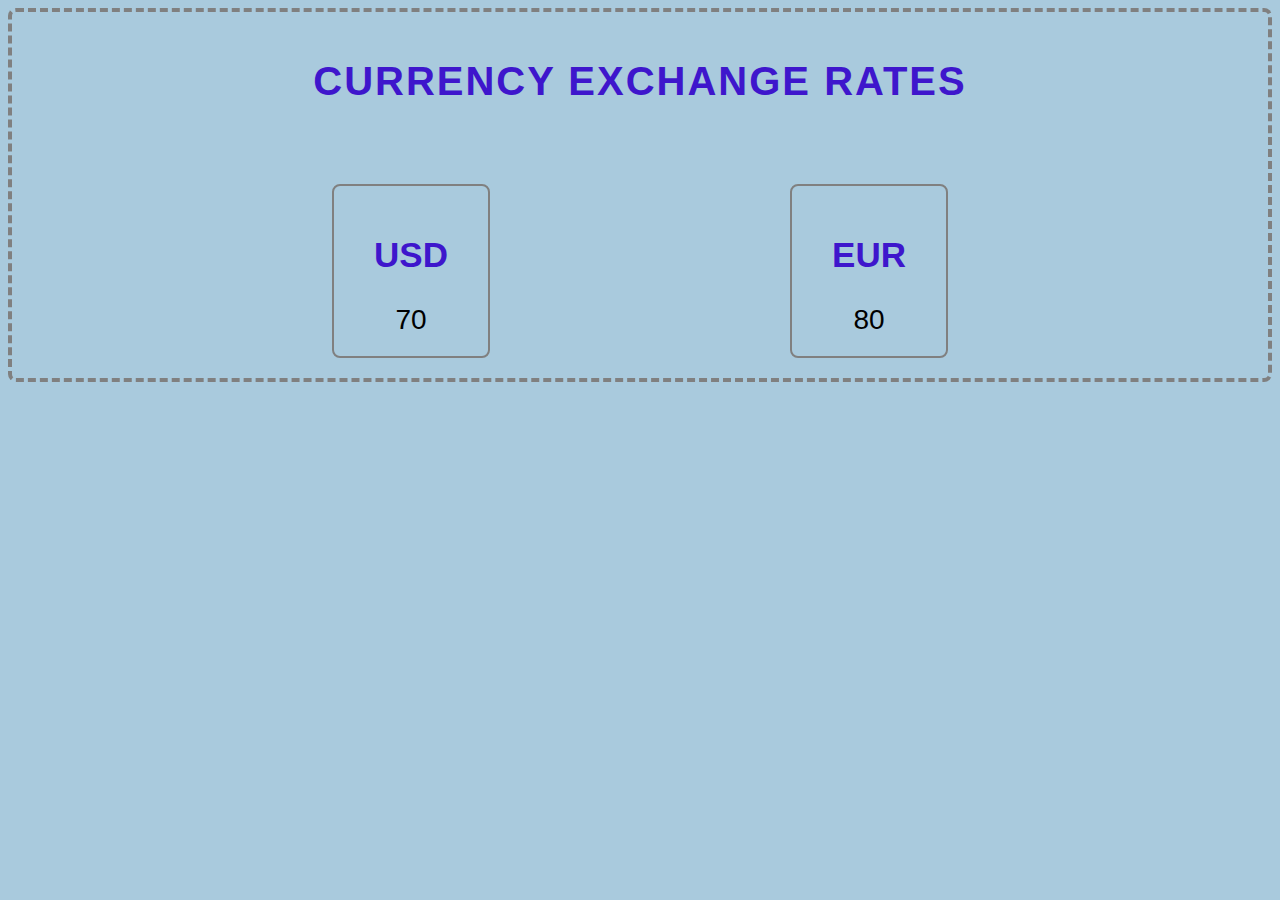
<file: Currency Exchange Rate/index.html>
<!DOCTYPE html>
<html lang="en">
<head>
    <meta charset="UTF-8">
    <meta http-equiv="X-UA-Compatible" content="IE=edge">
    <meta name="viewport" content="width=device-width, initial-scale=1.0">
    <title>Currency Exchange Rates</title>
    <link rel="stylesheet" href="style.css">
</head>
<body>
    <div class="wrapper">
        <h1>Currency Exchange Rates</h1>
        <div class="cards">
            <div class="card">
                <h2>USD</h2>
                <p id="usd">70</p>
            </div>
            <div class="card">
                <h2>EUR</h2>
                <p id="eur">80</p>
            </div>
        </div>
    </div>
    
    <script src="script.js"></script>
</body>
</html>
</file>
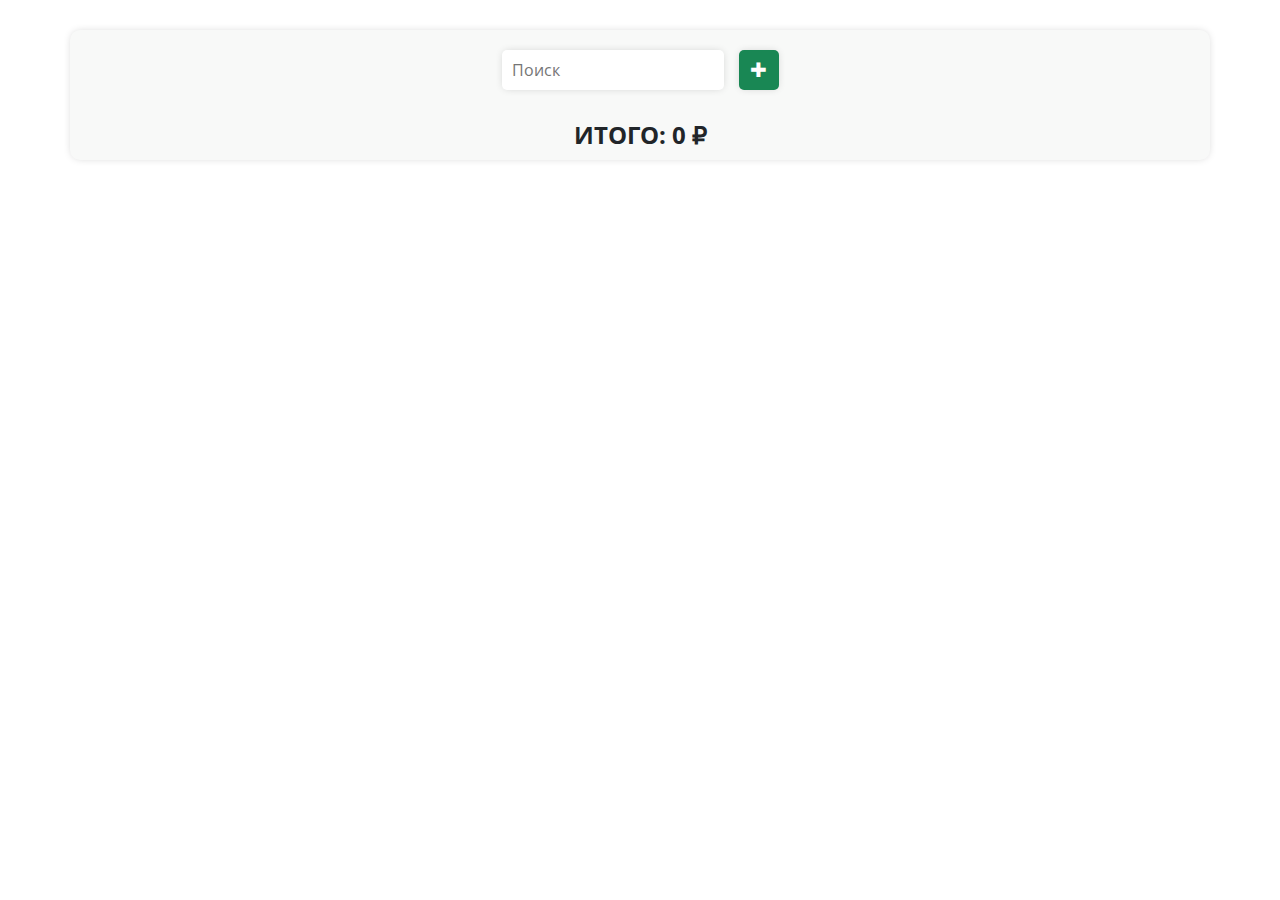
<file: internet store/index.html>
<!DOCTYPE html>
<html lang="en">
<head>
    <meta charset="UTF-8">
    <meta http-equiv="X-UA-Compatible" content="IE=edge">
    <meta name="viewport" content="width=device-width, initial-scale=1.0">
    <title>Store</title>
    <link rel="stylesheet" href="css/bootstrap.min.css">
    <link rel="stylesheet" href="css/style.css">
    <link rel="preconnect" href="https://fonts.googleapis.com">
    <link rel="preconnect" href="https://fonts.gstatic.com" crossorigin>
    <link href="https://fonts.googleapis.com/css2?family=Open+Sans:wght@400;700&display=swap" rel="stylesheet">
</head>
<body>
    <div class="container">
        <div class="row">
            <div class="col-xs-12 col-xxl-5">
                <div class="goods_box" id="goods">
                    <div class="menu">
                        <input type="text" placeholder="Поиск" class="search">
                        <button class="add btn-success" data-bs-toggle="modal" data-bs-target="#exampleModal">&#10010;</button>
                    </div>
                    <div class="table-responsive">
                        <table class="goods table mt-3" id="table1">
                            <thead>
                                <tr class="table-primary align-middle">
                                    <th data-type="number">№</th>
                                    <th data-type="string">Название</th>
                                    <th data-type="number">Цена, &#8381;</th>
                                    <th data-type="number">Количество</th>
                                    <th></th>
                                    <th></th>
                                </tr>
                            </thead>
                            <tbody class="list">
                                <!-- Строки с товарами -->
                            </tbody>
                        </table>
                    </div>
                </div>
            </div>
            <div class="col-xs-12 col-xxl-7">
                <div class="price_box">
                    <div class="menu">
                        <div class="price_title">Итого: <span class="price_result">0 &#8381;</span></div>
                    </div>
                    <div class="table-responsive">
                        <table class="price table mt-3" id="table2">
                            <thead>
                                <tr class="table-primary align-middle">
                                    <th data-type="number">№</th>
                                    <th data-type="string">Название</th>
                                    <th data-type="number">Цена/ш, &#8381;</th>
                                    <th data-type="number">Количество</th>
                                    <th>Скидка, %</th>
                                    <th data-type="number">Цена, &#8381;</th>
                                    <th></th>
                                </tr>
                            </thead>
                            <tbody class="cart">
                                <!-- Строки с товарами в корзине -->
                            </tbody>
                        </table>
                    </div>
                </div>
            </div>
        </div>
    </div>
    <!-- Модальное окно добавление товара -->
<div class="modal fade" id="exampleModal" tabindex="-1" aria-labelledby="exampleModalLabel" aria-hidden="true">
    <div class="modal-dialog">
        <div class="modal-content">
            <div class="modal-header">
                <h5 class="modal-title" id="exampleModalLabel">Добавить товар</h5>
                <button type="button" class="btn-close" data-bs-dismiss="modal" aria-label="Close"></button>
            </div>
            <div class="modal-body">
                <label for="good_name" class="form-label">Название товара</label>
                <input type="text" class="form-control mb-3" id="good_name" maxlength="40">
                <label for="good_price" class="form-label">Цена</label>
                <input type="text" class="form-control mb-3" id="good_price">
                <label for="good_count" class="form-label">Количество</label>
                <input type="text" class="form-control mb-3" id="good_count" min="1" value="1">
                <button type="submit" class="add_new btn btn-success">Сохранить</button>
            </div>
        </div>
    </div>
</div>

    <script src="js/bootstrap.bundle.min.js"></script>
    <script src="js/sweetalert2.all.min.js"></script>
    <script src="js/list.min.js"></script>
    <script src="js/main.js"></script>
</body>
</html>
</file>
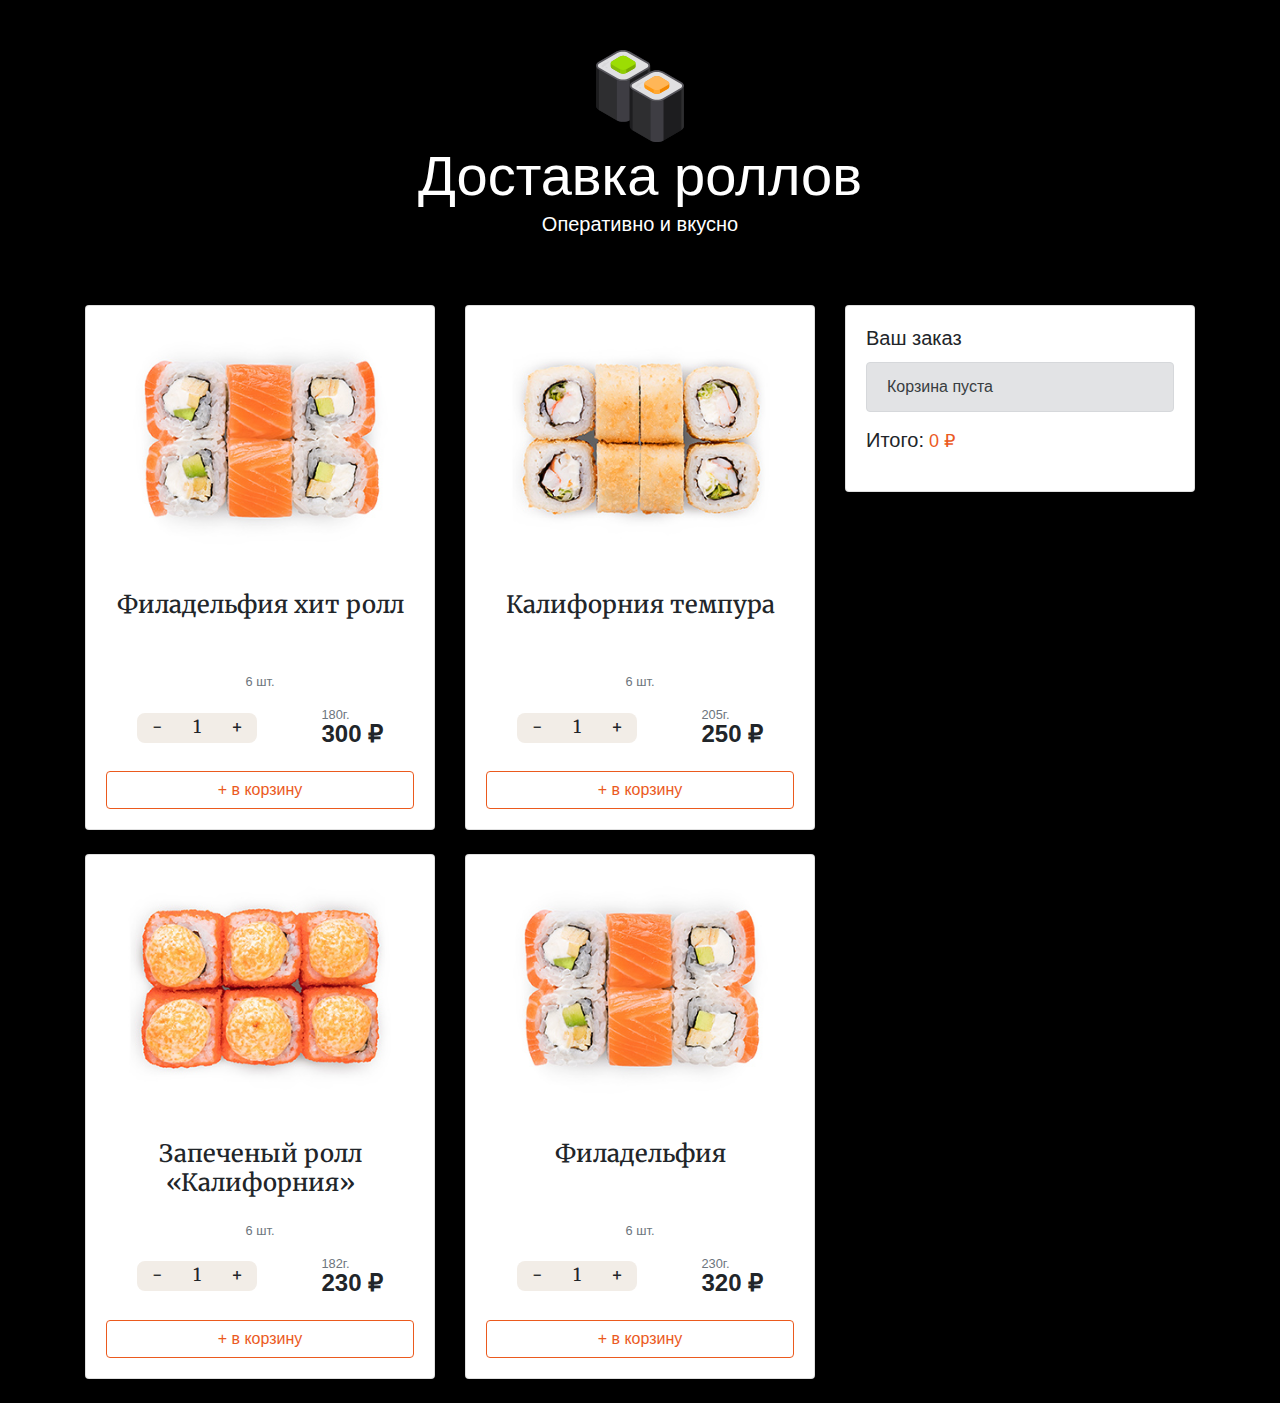
<file: sushi-shop/index.html>
<!DOCTYPE html>
<html lang="en">

<head>
	<meta charset="UTF-8">
	<meta name="viewport" content="width=device-width, initial-scale=1.0, shrink-to-fit=no">
	<title>Магазин роллов</title>
	<link rel="stylesheet" href="libs/bootstrap/css/bootstrap.min.css">
	<link rel="stylesheet" href="css/main.css">
	<link href="https://fonts.googleapis.com/css?family=Merriweather:300,400,400i,700&amp;subset=cyrillic-ext" rel="stylesheet">
</head>

<body>

	<header class="header">
		<div class="container text-center">
			<img class="logo" src="img/logo/logo.svg" width="92" alt="Суши и пицца">
			<div class="site-title">Доставка роллов</div>
			<p class="lead">Оперативно и вкусно</p>
		</div>
	</header>

	<div class="container mb-5">
		<div class="row">

			<!-- Товары -->
			<div class="col-md-8">
				<div class="row" id="products-container">

				</div>
			</div>

			<!-- Корзина -->
			<div class="col-md-4">

				<!-- Корзина -->
				<div class="card mb-4">
					<div class="card-body">
						<h5 class="card-title">Ваш заказ</h4>

							<div data-cart-empty class="alert alert-secondary" role="alert">
							Корзина пуста
						</div>

						<!-- cart-wrapper -->
						<div class="cart-wrapper">

						</div>
						<!-- // cart-wrapper -->

						<!-- Стоимость заказа -->
						<div class="cart-total">
							<p data-cart-delivery class="none">
								<span class="h5">Доставка:</span>
								<span class="delivery-cost">250 ₽</span><br>
								<span class="small">Бесплатно при заказе от 600 ₽</span>
							</p>
							<p><span class="h5">Итого:</span>
								<span class="total-price">0</span>
								<span class="rouble">₽</span></p>
						</div>
						<!-- // Стоимость заказа -->

					</div>

					<!-- Оформить заказ -->
					<div id="order-form" class="card-body border-top none">
						<h5 class="card-title">Оформить заказ</h4>
						<form>
							<div class="form-group">
								<input type="text" class="form-control" placeholder="Ваш номер телефона">
							</div>
							<button type="submit" class="btn btn-primary">Заказать</button>
						</form>
					</div>
					<!-- // Оформить заказ -->

				</div>
				<!-- // Корзина -->

			</div>

		</div>
	</div>

	<!-- Подключаем скрипты -->

	<script src="./js/renderProducts.js"></script>
	<script src="./js/calcCartPrice.js"></script>
	<script src="./js/toggleCartStatus.js"></script>
	<script src="./js/counter-02.js"></script>
	<script src="./js/cart-02.js"></script>

</body>
</html>
</file>
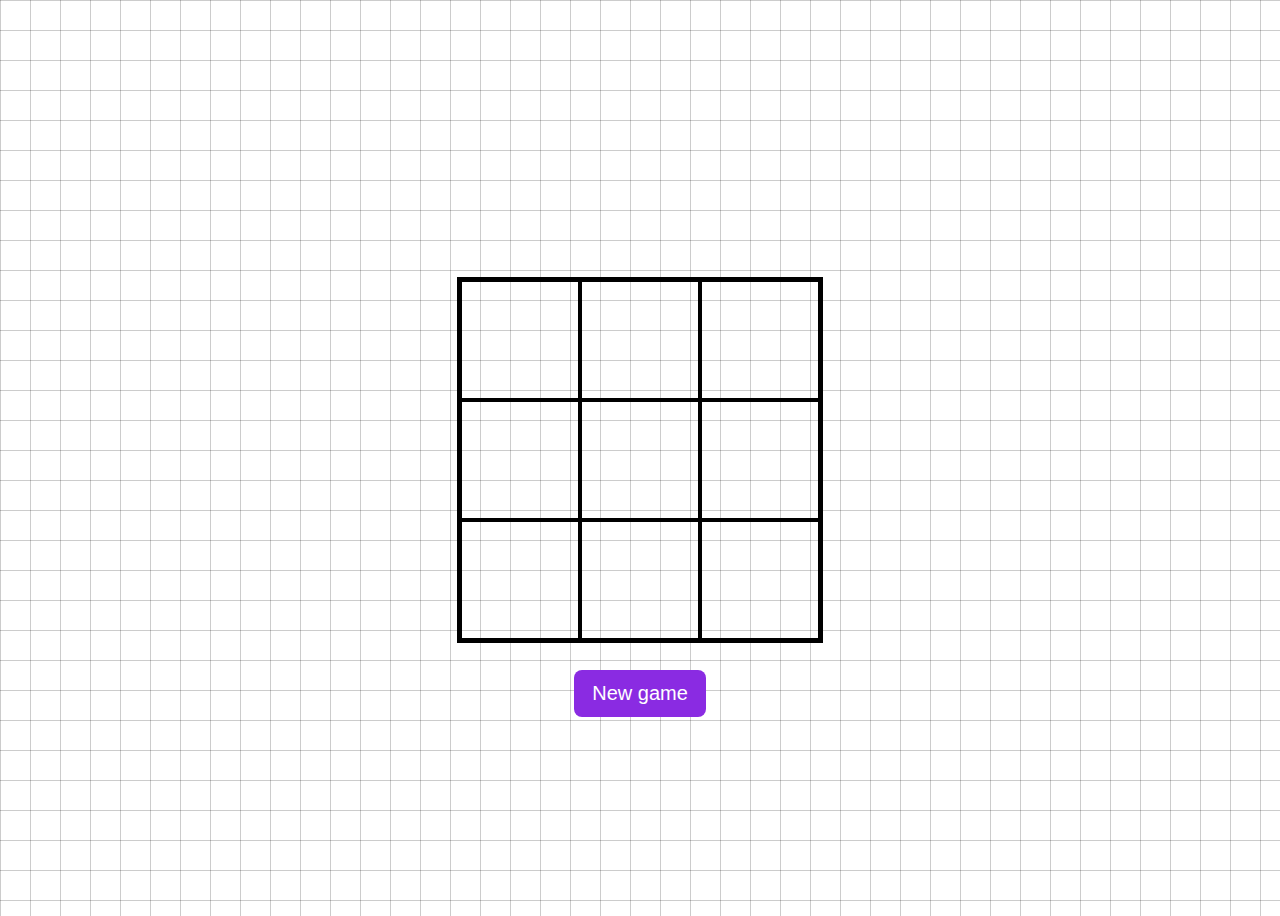
<file: Tic-tac-toe/index.html>
<!DOCTYPE html>
<html lang="en">
<head>
    <meta charset="UTF-8">
    <meta http-equiv="X-UA-Compatible" content="IE=edge">
    <meta name="viewport" content="width=device-width, initial-scale=1.0">
    <title>Tic-tac-toe</title>
    <link rel="stylesheet" href="style.css">
    <link rel="preconnect" href="https://fonts.googleapis.com">
    <link rel="preconnect" href="https://fonts.gstatic.com" crossorigin>
    <link href="https://fonts.googleapis.com/css2?family=Open+Sans&display=swap" rel="stylesheet">
    <link rel="shortcut icon" href="#">
</head>
<body>
    <div class="res"></div>
    <div class="game">
        <div class="field"></div>
        <div class="field"></div>
        <div class="field"></div>
        <div class="field"></div>
        <div class="field"></div>
        <div class="field"></div>
        <div class="field"></div>
        <div class="field"></div>
        <div class="field"></div>
    </div>
    <button class="new-game">New game</button>
    <script src="script.js"></script>
</body>
</html>
</file>
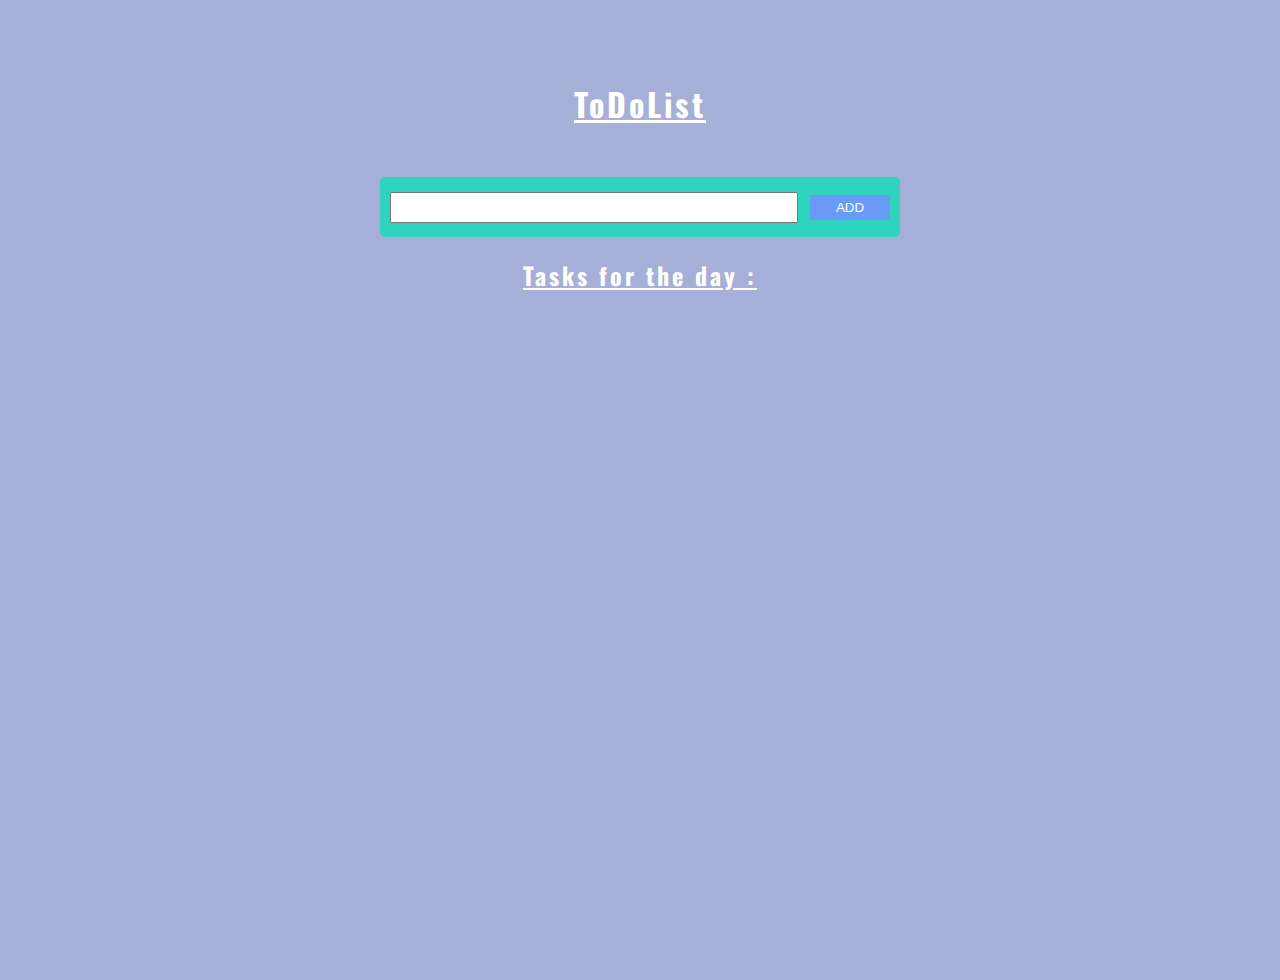
<file: todoList_JS/index.html>
<!DOCTYPE html>
<html lang="en">
<head>
    <meta charset="UTF-8">
    <meta name="viewport" content="width=device-width, initial-scale=1.0">
    <title>Document</title>
    <link href="https://fonts.googleapis.com/css2?family=Oswald&display=swap" rel="stylesheet">
    <link rel="stylesheet" href="style.css">
</head>
<body>
    <h1>ToDoList</h1>
    <div class="flex-wrapper">
        <div class="add-todo-wrapper">
            <div class="input-wrapper">
                <input type="text" id="description-task">
            </div>
            <div class="button-wrapper">
                <button id="add-task-btn">ADD</button>
            </div>
        </div>
        <h2>Tasks for the day :</h2>
        <div class="todos-wrapper">
            
        </div>
    </div>
    <script src="main.js"></script>
</body>
</html>
</file>
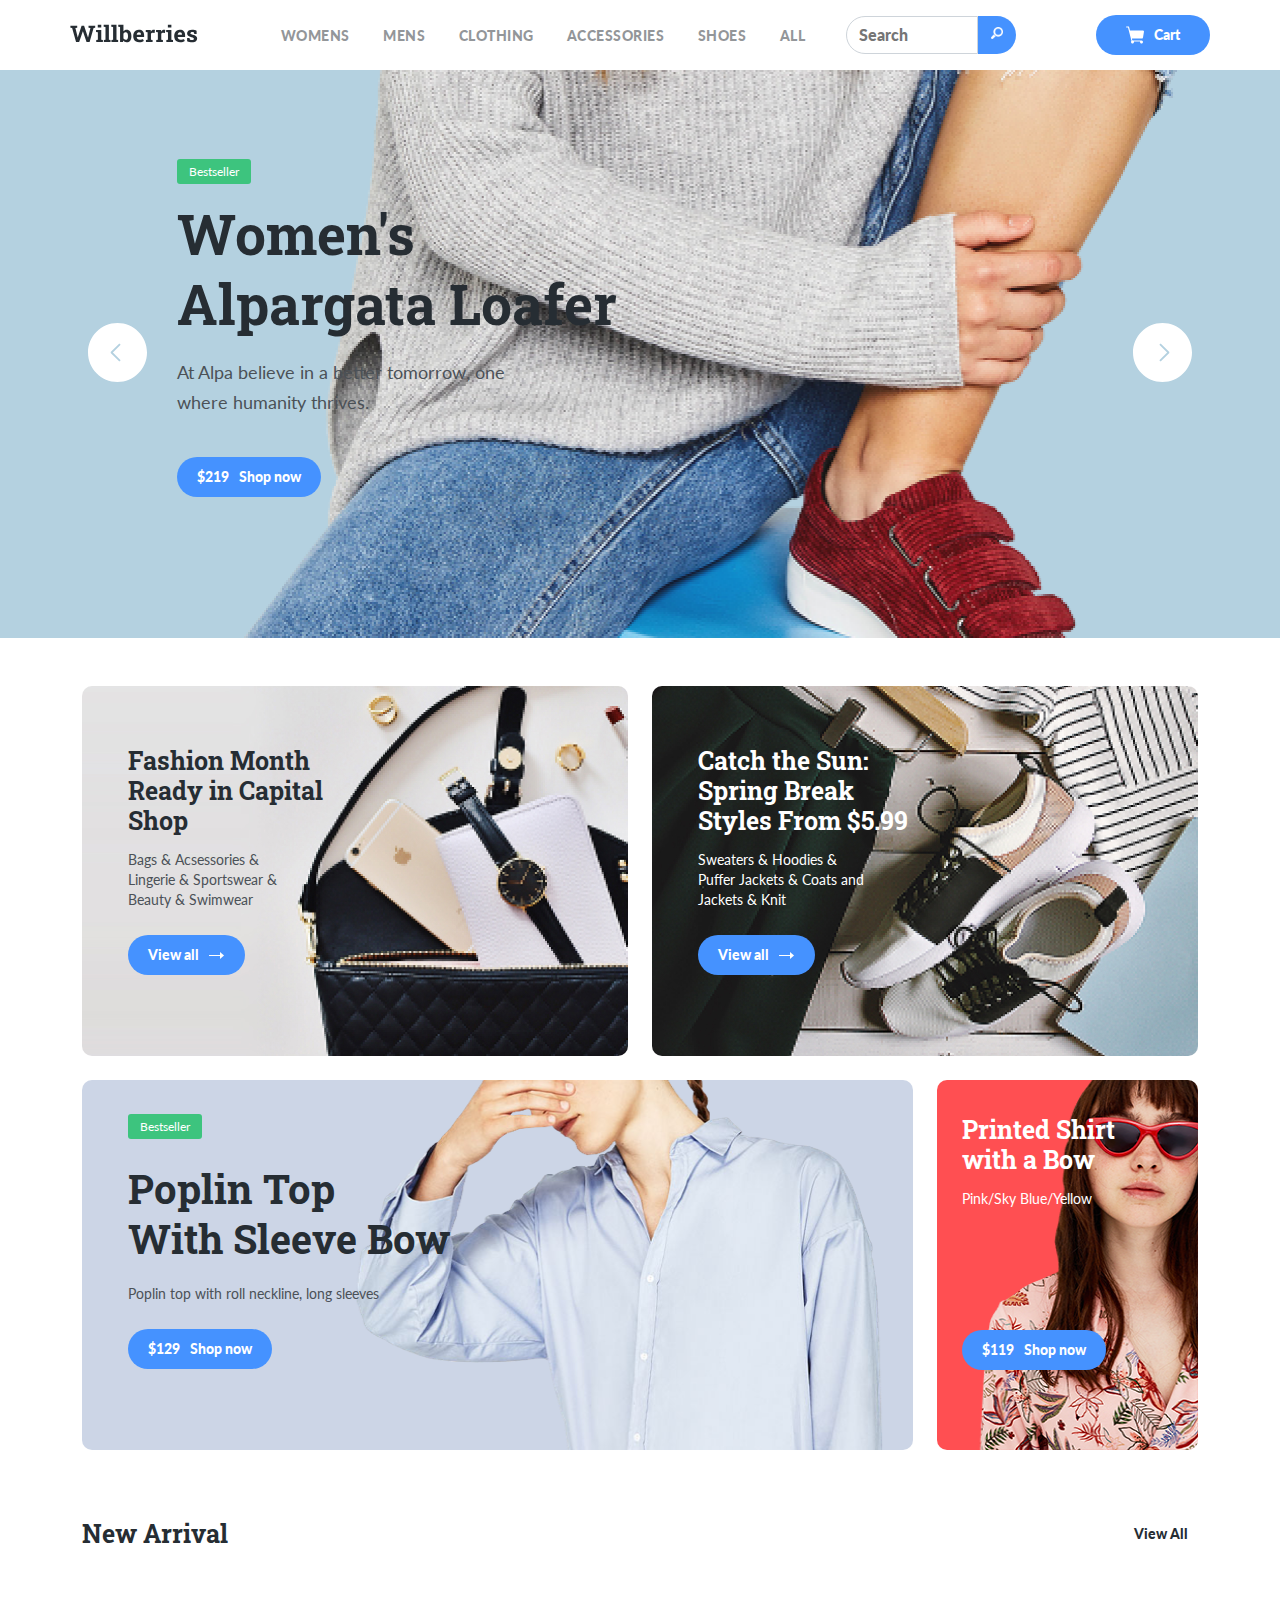
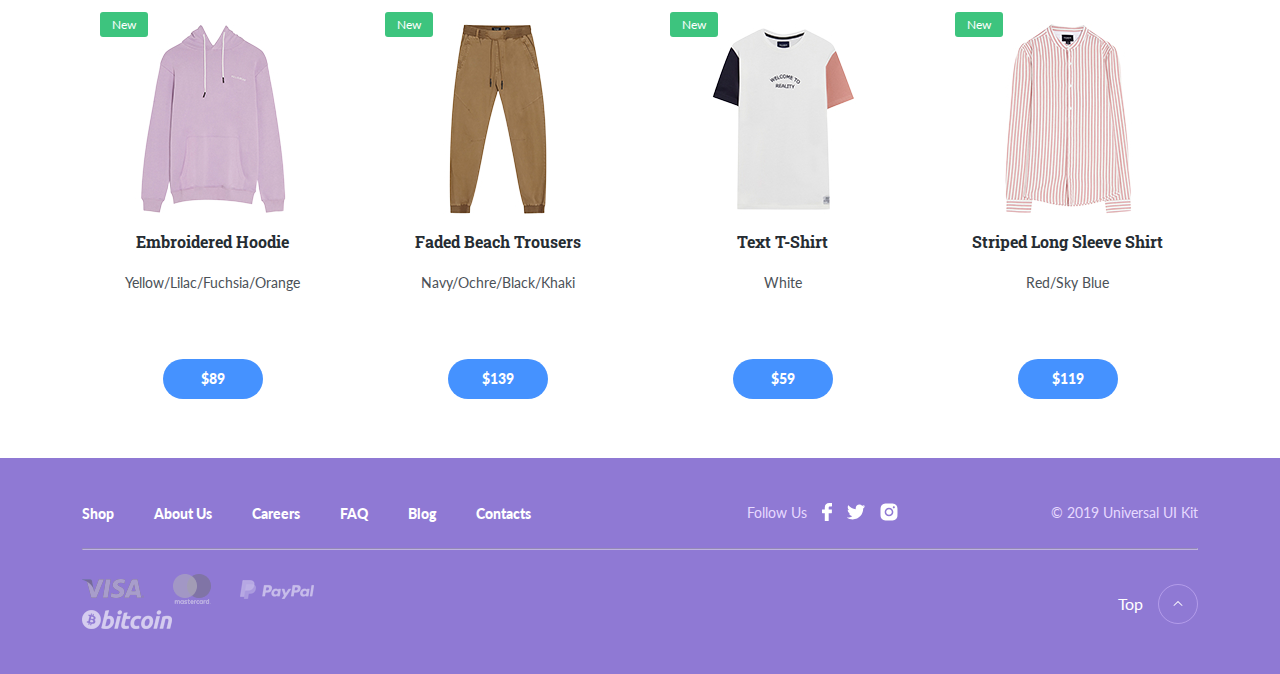
<file: Wildberris/index.html>
<!DOCTYPE html>
<html lang="en">

<head>
	<meta charset="UTF-8">
	<meta name="viewport" content="width=device-width, initial-scale=1.0">
	<title>Willberries</title>
	<link rel="preconnect" href="https://fonts.gstatic.com">
	<link rel="apple-touch-icon" sizes="180x180" href="favicon/apple-touch-icon.png">
	<link rel="icon" type="image/png" sizes="32x32" href="favicon/favicon-32x32.png">
	<link rel="icon" type="image/png" sizes="16x16" href="favicon/favicon-16x16.png">
	<link rel="mask-icon" href="favicon/safari-pinned-tab.svg" color="#5bbad5">
	<meta name="msapplication-TileColor" content="#da532c">
	<meta name="theme-color" content="#ffffff">
	<link href="https://fonts.googleapis.com/css2?family=Lato:wght@400;900&display=swap" rel="stylesheet">
	<link href="https://fonts.googleapis.com/css2?family=Roboto+Slab:wght@700&display=swap" rel="stylesheet">
	<link rel="stylesheet" href="css/bootstrap-grid.min.css">
	<link rel="stylesheet" href="css/swiper-bundle.min.css" />
	<link rel="stylesheet" href="https://unpkg.com/swiper@8/swiper-bundle.min.css" />
	<link rel="stylesheet" href="css/style.css">
	<script src="./js/cart.js" defer></script>
	<script src="./js/search.js" defer></script>
	<script src="./js/getGoods.js" defer></script>
</head>
<!-- class="show-goods" -->

<body id="body">
	<header class="container header px-4 px-md-0">
		<div class="row justify-content-between align-items-center">
			<div class="col-lg-2 col-6">
				<a href="index.html" class="logo-link">
					<img width="128" src="img/logo.svg" alt="logo: Willberries" class="logo-image">
				</a>
			</div>
			<div class="col-lg-6 d-none d-lg-block">
				<nav>
					<ul class="navigation d-flex justify-content-around">
						<li class="navigation-item">
							<a href="#" class="navigation-link" data-field="gender">Womens</a>
						</li>
						<li class="navigation-item">
							<a href="#" class="navigation-link" data-field="gender">Mens</a>
						</li>
						<li class="navigation-item">
							<a href="#" class="navigation-link" data-field="category">Clothing</a>
						</li>
						<li class="navigation-item">
							<a href="#" class="navigation-link" data-field="category">Accessories</a>
						</li>
						<li class="navigation-item">
							<a href="#" class="navigation-link" data-field="category">Shoes</a>
						</li>
						<li class="navigation-item">
							<a href="#" class="navigation-link">All</a>
						</li>

					</ul>
				</nav>
			</div>
			<div class="col-lg-2 d-none d-lg-block">
				<div class="form-control search-block">
					<input type="text" class="form-control" placeholder="Search" aria-label="Recipient's username"
						aria-describedby="button-addon2">
					<button class="btn btn-outline-secondary" type="button" id="button-addon2">
						<img src="img/search.png" alt="search">
					</button>
				</div>
			</div>
			<div class="col-lg-2 col-6 d-flex justify-content-end">
				<button class="button button-cart">
					<img class="button-icon" src="img/cart.svg" alt="icon: cart">
					<span class="button-text">Cart</span>
					<span class="button-text cart-count"></span>
				</button>
			</div>
		</div>
		<!-- /.row -->
	</header>
	<section class="slider swiper-container">
		<div class="swiper-wrapper">
			<section class="slide slide-1 swiper-slide">
				<div class="container">
					<div class="row">
						<div class="col-lg-4 col-10 offset-lg-1">
							<span class="label">Bestseller</span>
							<h2 class="slide-title">Women's Alpargata Loafer</h2>
							<p class="slide-description">At Alpa believe in a better tomorrow, one where humanity
								thrives.</p>
							<button class="button add-to-cart" data-id="003">
								<span class="button-price">$219</span>
								<span class="button-text">Shop now</span>
							</button>
						</div>
						<!-- /.col-4 offset-lg-1 -->
					</div>
					<!-- /.row -->
				</div>
				<!-- /.container -->
			</section>
			<section class="slide slide-1 swiper-slide">
				<div class="container">
					<div class="row">
						<div class="col-lg-4 col-10 offset-lg-1">
							<span class="label">New</span>
							<h2 class="slide-title">Text T-Shirt</h2>
							<p class="slide-description">Women’s pearl basic knit sweater with a round neck. Available
								in several colours. Free shipping to stores.</p>
							<button class="button add-to-cart" data-id="004">
								<span class="button-price">$119</span>
								<span class="button-text">Shop now</span>
							</button>
						</div>
						<!-- /.col-4 offset-lg-1 -->
					</div>
					<!-- /.row -->
				</div>
				<!-- /.container -->
			</section>
			<section class="slide slide-1 swiper-slide">
				<div class="container">
					<div class="row">
						<div class="col-lg-4 col-10 offset-lg-1">
							<span class="label">Bestseller</span>
							<h2 class="slide-title">Sweater Choker Neck</h2>
							<p class="slide-description">Women’s pearl basic knit sweater with a round neck. Available
								in several colours. Free shipping to stores.</p>
							<button class="button add-to-cart" data-id="005">
								<span class="button-price">$319</span>
								<span class="button-text">Shop now</span>
							</button>
						</div>
						<!-- /.col-4 offset-lg-1 -->
					</div>
					<!-- /.row -->
				</div>
				<!-- /.container -->
			</section>
		</div>
		<!-- /.swiper-wrapper -->
		<div class="slider-nav">
			<div class="container">
				<div class="row justify-content-between">
					<div class="col-1">
						<button class="slider-button slider-button-prev">
							<img src="img/arrow-prev.svg" alt="icon: arrow-prev">
						</button>
					</div>
					<!-- /.col-1 -->
					<div class="col-1">
						<button class="slider-button slider-button-next">
							<img src="img/arrow-next.svg" alt="icon: arrow-prev">
						</button>
					</div>
					<!-- /.col-1 -->
				</div>
				<!-- /.row -->
			</div>
			<!-- /.container -->
		</div>
		<!-- /.slider-nav -->
	</section>
	<!-- /.slider -->
	<section class="special-offers container pt-5 pb-4">
		<div class="row mb-4">
			<div class="col-xl-6">
				<div class="card card-1 mb-4">
					<h3 class="card-title">Fashion Month Ready in Capital Shop</h3>
					<p class="card-text">Bags & Acsessories & Lingerie & Sportswear & Beauty & Swimwear</p>
					<button class="button">
						<span class="button-text">View all</span>
						<img src="img/arrow.svg" alt="icon: arrow" class="button-icon">
					</button>
				</div>
				<!-- /.card -->
			</div>
			<!-- /.col-6 -->
			<div class="col-xl-6">
				<div class="card card-2 mb-4">
					<h3 class="card-title text-light">Catch the Sun: Spring Break Styles From $5.99</h3>
					<p class="card-text text-light">Sweaters & Hoodies & Puffer Jackets & Coats and Jackets & Knit</p>
					<button class="button">
						<span class="button-text">View all</span>
						<img src="img/arrow.svg" alt="icon: arrow" class="button-icon">
					</button>
				</div>
				<!-- /.card -->
			</div>
			<!-- /.col-6 -->
			<div class="col-xl-9 col-lg-6 mb-4">
				<div class="card card-3">
					<span class="label">Bestseller</span>
					<h3 class="card-title large">Poplin Top <br>With Sleeve Bow</h3>
					<p class="card-text large">Poplin top with roll neckline, long sleeves</p>
					<button class="button add-to-cart" data-id="002">
						<span class="button-price">$129</span>
						<span class="button-text">Shop now</span>
					</button>
				</div>
				<!-- /.card -->
			</div>
			<!-- /.col-9 -->
			<div class="col-xl-3 col-lg-6">
				<div class="card card-4">
					<h3 class="card-title text-light mw-160">Printed Shirt with a Bow</h3>
					<p class="card-text text-light">Pink/Sky Blue/Yellow</p>
					<button class="button add-to-cart button-four" data-id="009">
						<span class="button-price">$119</span>
						<span class="button-text">Shop now</span>
					</button>
				</div>
				<!-- /.card -->
			</div>
			<!-- /.col-3 -->
		</div>
		<!-- /.row -->
		<div class="row align-items-center mb-4">
			<div class="col-9">
				<h2 class="section-title">New Arrival</h2>
			</div>
			<!-- /.col-9 -->
			<div class="col-3 d-flex justify-content-end">
				<a href="#" class="more">View All</a>
			</div>
			<!-- /.col-3 -->
		</div>
		<!-- /.row -->
		<div class="short-goods row">
			<div class="col-lg-3 col-sm-6">
				<div class="goods-card">
					<span class="label">New</span>
					<!-- /.label --><img src="img/image-119.jpg" alt="image: Hoodie" class="goods-image">
					<h3 class="goods-title">Embroidered Hoodie</h3>
					<!-- /.goods-title -->
					<p class="goods-description">Yellow/Lilac/Fuchsia/Orange</p>
					<!-- /.goods-description -->
					<!-- /.goods-price -->
					<button class="button goods-card-btn add-to-cart" data-id="012">
						<span class="button-price">$89</span>
					</button>
				</div>
				<!-- /.goods-card -->
			</div>
			<!-- /.col-3 -->
			<div class="col-lg-3 col-sm-6">
				<div class="goods-card">
					<span class="label">New</span>
					<!-- /.label --><img src="img/image-120.jpg" alt="image: Faded Beach Trousers" class="goods-image">
					<h3 class="goods-title">Faded Beach Trousers</h3>
					<!-- /.goods-title -->
					<p class="goods-description">Navy/Ochre/Black/Khaki</p>
					<!-- /.goods-description -->
					<button class="button goods-card-btn add-to-cart" data-id="011">
						<span class="button-price">$139</span>
					</button>
					<!-- /.goods-price -->
				</div>
				<!-- /.goods-card -->
			</div>
			<!-- /.col-3 -->
			<div class="col-lg-3 col-sm-6">
				<div class="goods-card">
					<span class="label">New</span>
					<!-- /.label --><img src="img/image-121.jpg" alt="image: Text T-Shirt" class="goods-image">
					<h3 class="goods-title">Text T-Shirt</h3>
					<!-- /.goods-title -->
					<p class="goods-description">White</p>
					<!-- /.goods-description -->
					<button class="button goods-card-btn add-to-cart" data-id="010">
						<span class="button-price">$59</span>
					</button>
					<!-- /.goods-price -->
				</div>
				<!-- /.goods-card -->
			</div>
			<!-- /.col-3 -->
			<div class="col-lg-3 col-sm-6">
				<div class="goods-card">
					<span class="label">New</span>
					<!-- /.label --><img src="img/image-122.jpg" alt="image: Striped Long Sleeve Shirt"
						class="goods-image">
					<h3 class="goods-title">Striped Long Sleeve Shirt</h3>
					<!-- /.goods-title -->
					<p class="goods-description">Red/Sky Blue</p>
					<!-- /.goods-description -->
					<button class="button goods-card-btn add-to-cart" data-id="001">
						<span class="button-price">$119</span>
					</button>
					<!-- /.goods-price -->
				</div>
				<!-- /.goods-card -->
			</div>
			<!-- /.col-3 -->
		</div>
		<!-- /.row -->
	</section>
	<!-- /.container -->
	<section class="long-goods">
		<div class="container">
			<div class="row align-items-center mb-4">
				<div class="col-12">
					<h2 class="section-title">Category</h2>
				</div>
				<!-- /.col-12 -->
			</div>
			<div class="row long-goods-list">
				<div class="col-lg-3 col-sm-6">
					<div class="goods-card">
						<span class="label">New</span>
						<!-- /.label --><img src="img/image-119.jpg" alt="image: Hoodie" class="goods-image">
						<h3 class="goods-title">Embroidered Hoodie</h3>
						<!-- /.goods-title -->
						<p class="goods-description">Yellow/Lilac/Fuchsia/Orange</p>
						<!-- /.goods-description -->
						<!-- /.goods-price -->
						<button class="button goods-card-btn add-to-cart" data-id="007">
							<span class="button-price">$89</span>
						</button>
					</div>
					<!-- /.goods-card -->
				</div>
				<!-- /.col-3 -->
				<div class="col-lg-3 col-sm-6">
					<div class="goods-card">
						<span class="label">New</span>
						<!-- /.label --><img src="img/image-120.jpg" alt="image: Faded Beach Trousers"
							class="goods-image">
						<h3 class="goods-title">Faded Beach Trousers</h3>
						<!-- /.goods-title -->
						<p class="goods-description">Navy/Ochre/Black/Khaki</p>
						<!-- /.goods-description -->
						<button class="button goods-card-btn add-to-cart" data-id="007">
							<span class="button-price">$139</span>
						</button>
						<!-- /.goods-price -->
					</div>
					<!-- /.goods-card -->
				</div>
				<!-- /.col-3 -->
				<div class="col-lg-3 col-sm-6">
					<div class="goods-card">
						<span class="label">New</span>
						<!-- /.label --><img src="img/image-121.jpg" alt="image: Text T-Shirt" class="goods-image">
						<h3 class="goods-title">Text T-Shirt</h3>
						<!-- /.goods-title -->
						<p class="goods-description">White</p>
						<!-- /.goods-description -->
						<button class="button goods-card-btn add-to-cart" data-id="007">
							<span class="button-price">$59</span>
						</button>
						<!-- /.goods-price -->
					</div>
					<!-- /.goods-card -->
				</div>
				<!-- /.col-3 -->
				<div class="col-lg-3 col-sm-6">
					<div class="goods-card">
						<span class="label">New</span>
						<!-- /.label --><img src="img/image-122.jpg" alt="image: Striped Long Sleeve Shirt"
							class="goods-image">
						<h3 class="goods-title">Striped Long Sleeve Shirt</h3>
						<!-- /.goods-title -->
						<p class="goods-description">Red/Sky Blue</p>
						<!-- /.goods-description -->
						<button class="button goods-card-btn add-to-cart" data-id="001">
							<span class="button-price">$119</span>
						</button>
						<!-- /.goods-price -->
					</div>
					<!-- /.goods-card -->
				</div>
				<!-- /.col-3 -->
				<div class="col-lg-3 col-sm-6">
					<div class="goods-card">
						<span class="label">New</span>
						<!-- /.label --><img src="img/image-119.jpg" alt="image: Hoodie" class="goods-image">
						<h3 class="goods-title">Embroidered Hoodie</h3>
						<!-- /.goods-title -->
						<p class="goods-description">Yellow/Lilac/Fuchsia/Orange</p>
						<!-- /.goods-description -->
						<!-- /.goods-price -->
						<button class="button goods-card-btn add-to-cart" data-id="007">
							<span class="button-price">$89</span>
						</button>
					</div>
					<!-- /.goods-card -->
				</div>
				<!-- /.col-3 -->
				<div class="col-lg-3 col-sm-6">
					<div class="goods-card">
						<span class="label">New</span>
						<!-- /.label --><img src="img/image-120.jpg" alt="image: Faded Beach Trousers"
							class="goods-image">
						<h3 class="goods-title">Faded Beach Trousers</h3>
						<!-- /.goods-title -->
						<p class="goods-description">Navy/Ochre/Black/Khaki</p>
						<!-- /.goods-description -->
						<button class="button goods-card-btn add-to-cart" data-id="007">
							<span class="button-price">$139</span>
						</button>
						<!-- /.goods-price -->
					</div>
					<!-- /.goods-card -->
				</div>
				<!-- /.col-3 -->
				<div class="col-lg-3 col-sm-6">
					<div class="goods-card">
						<span class="label">New</span>
						<!-- /.label --><img src="img/image-121.jpg" alt="image: Text T-Shirt" class="goods-image">
						<h3 class="goods-title">Text T-Shirt</h3>
						<!-- /.goods-title -->
						<p class="goods-description">White</p>
						<!-- /.goods-description -->
						<button class="button goods-card-btn add-to-cart" data-id="007">
							<span class="button-price">$59</span>
						</button>
						<!-- /.goods-price -->
					</div>
					<!-- /.goods-card -->
				</div>
				<!-- /.col-3 -->
				<div class="col-lg-3 col-sm-6">
					<div class="goods-card">
						<span class="label">New</span>
						<!-- /.label --><img src="img/image-122.jpg" alt="image: Striped Long Sleeve Shirt"
							class="goods-image">
						<h3 class="goods-title">Striped Long Sleeve Shirt</h3>
						<!-- /.goods-title -->
						<p class="goods-description">Red/Sky Blue</p>
						<!-- /.goods-description -->
						<button class="button goods-card-btn add-to-cart" data-id="001">
							<span class="button-price">$119</span>
						</button>
						<!-- /.goods-price -->
					</div>
					<!-- /.goods-card -->
				</div>
				<!-- /.col-3 -->
				<div class="col-lg-3 col-sm-6">
					<div class="goods-card">
						<span class="label">New</span>
						<!-- /.label --><img src="img/image-119.jpg" alt="image: Hoodie" class="goods-image">
						<h3 class="goods-title">Embroidered Hoodie</h3>
						<!-- /.goods-title -->
						<p class="goods-description">Yellow/Lilac/Fuchsia/Orange</p>
						<!-- /.goods-description -->
						<!-- /.goods-price -->
						<button class="button goods-card-btn add-to-cart" data-id="007">
							<span class="button-price">$89</span>
						</button>
					</div>
					<!-- /.goods-card -->
				</div>
				<!-- /.col-3 -->
				<div class="col-lg-3 col-sm-6">
					<div class="goods-card">
						<span class="label">New</span>
						<!-- /.label --><img src="img/image-120.jpg" alt="image: Faded Beach Trousers"
							class="goods-image">
						<h3 class="goods-title">Faded Beach Trousers</h3>
						<!-- /.goods-title -->
						<p class="goods-description">Navy/Ochre/Black/Khaki</p>
						<!-- /.goods-description -->
						<button class="button goods-card-btn add-to-cart" data-id="007">
							<span class="button-price">$139</span>
						</button>
						<!-- /.goods-price -->
					</div>
					<!-- /.goods-card -->
				</div>
				<!-- /.col-3 -->
				<div class="col-lg-3 col-sm-6">
					<div class="goods-card">
						<span class="label">New</span>
						<!-- /.label --><img src="img/image-121.jpg" alt="image: Text T-Shirt" class="goods-image">
						<h3 class="goods-title">Text T-Shirt</h3>
						<!-- /.goods-title -->
						<p class="goods-description">White</p>
						<!-- /.goods-description -->
						<button class="button goods-card-btn add-to-cart" data-id="007">
							<span class="button-price">$59</span>
						</button>
						<!-- /.goods-price -->
					</div>
					<!-- /.goods-card -->
				</div>
				<!-- /.col-3 -->
				<div class="col-lg-3 col-sm-6">
					<div class="goods-card">
						<span class="label">New</span>
						<!-- /.label --><img src="img/image-122.jpg" alt="image: Striped Long Sleeve Shirt"
							class="goods-image">
						<h3 class="goods-title">Striped Long Sleeve Shirt</h3>
						<!-- /.goods-title -->
						<p class="goods-description">Red/Sky Blue</p>
						<!-- /.goods-description -->
						<button class="button goods-card-btn add-to-cart" data-id="001">
							<span class="button-price">$119</span>
						</button>
						<!-- /.goods-price -->
					</div>
					<!-- /.goods-card -->
				</div>
				<!-- /.col-3 -->
			</div>
		</div>

	</section>
	<footer class="footer">
		<div class="container">
			<div class="row">
				<div class="col-xl-7 mb-4 mb-xl-0">
					<nav>
						<ul class="footer-menu d-sm-flex">
							<li class="footer-menu-item"><a href="#" class="footer-menu-link">Shop</a></li>
							<li class="footer-menu-item"><a href="#" class="footer-menu-link">About Us</a></li>
							<li class="footer-menu-item"><a href="#" class="footer-menu-link">Careers</a></li>
							<li class="footer-menu-item"><a href="#" class="footer-menu-link">FAQ </a></li>
							<li class="footer-menu-item"><a href="#" class="footer-menu-link">Blog</a></li>
							<li class="footer-menu-item"><a href="#" class="footer-menu-link">Contacts</a></li>
						</ul>
					</nav>
				</div>
				<!-- /.col-7 -->
				<div class="col-lg-3 d-flex align-items-center">
					<span class="footer-text">Follow Us</span>
					<span class="footer-social d-inline-flex align-items-center">
						<a href="#" class="social-link">
							<img src="img/Facebook.svg" alt="Facebook">
						</a>
						<a href="#" class="social-link">
							<img src="img/Twitter.svg" alt="Twitter">
						</a>
						<a href="#" class="social-link">
							<img src="img/Instagram.svg" alt="Instagram">
						</a>
					</span>
				</div>
				<!-- /.col-3 -->
				<div class="col-xl-2 col-lg-3 d-flex justify-content-lg-end mt-4 mt-lg-0">
					<span class="footer-text">© 2019 Universal UI Kit</span>
				</div>
				<!-- /.col-2 -->
			</div>
			<!-- /.row -->
			<hr class="footer-line mt-4 mb-4">
			<div class="row justify-content-between">
				<div class="col-lg-4 col-sm-9">
					<img class="payment-logo" src="img/visa.png" alt="visa logo">
					<img class="payment-logo" src="img/master-card.png" alt="master card logo">
					<img class="payment-logo" src="img/paypal.png" alt="paypal logo ">
					<img class="payment-logo" src="img/bitcoin.png" alt="bitcoin logo">
				</div>
				<!-- /.col-4 -->
				<div class="col-lg-2 col-sm-1 d-flex justify-content-end">
					<a href="#body" class="scroll-link top-link d-flex align-items-center">
						<span class="top-link-text">Top</span>
						<img src="img/top.svg" alt="icon: arrow top">
					</a>
				</div>
				<!-- /.col-2 -->
			</div>
			<!-- /.row -->
		</div>
		<!-- /.container -->
	</footer>
	<div class="overlay" id="modal-cart">
		<div class="modal">
			<header class="modal-header">
				<h2 class="modal-title">Cart</h2>
				<button class="modal-close">x</button>
			</header>
			<table class="cart-table">
				<colgroup>
					<col class="col-goods">
					<col class="col-price">
					<col class="col-minus">
					<col class="col-qty">
					<col class="col-plus">
					<col class="col-total-price">
					<col class="col-delete">
				</colgroup>
				<thead>
					<tr>
						<th>Good(s)</th>
						<th>Price</th>
						<th colspan="3">Qty.</th>
						<th colspan="2">Total</th>
					</tr>
				</thead>
				<tbody class="cart-table__goods">
					<tr>
						<td>name</td>
						<td>price$</td>
						<td><button class="cart-btn-minus"">-</button></td>
						<td>2</td>
						<td><button class=" cart-btn-plus"">+</button></td>
						<td>10$</td>
						<td><button class="cart-btn-delete"">x</button></td>
					</tr>
				</tbody>
				<tfoot>
					<tr>
						<th colspan=" 5">Total:</th>
						<th class="card-table__total" colspan="2">10000$</th>
					</tr>

					</tfoot>
			</table>
			<form class="modal-form" action="">
				<input class="modal-input" type="text" placeholder="Имя" name="nameCustomer">
				<input class="modal-input" type="text" placeholder="Телефон" name="phoneCustomer">
				<button class="button cart-buy" type="submit">
					<span class="button-text">Checkout</span>
				</button>
			</form>
		</div>
	</div>
	<script src="https://unpkg.com/swiper@8/swiper-bundle.min.js"></script>
	<script src="js/swiper.js"></script>
</body>

</html>
</file>
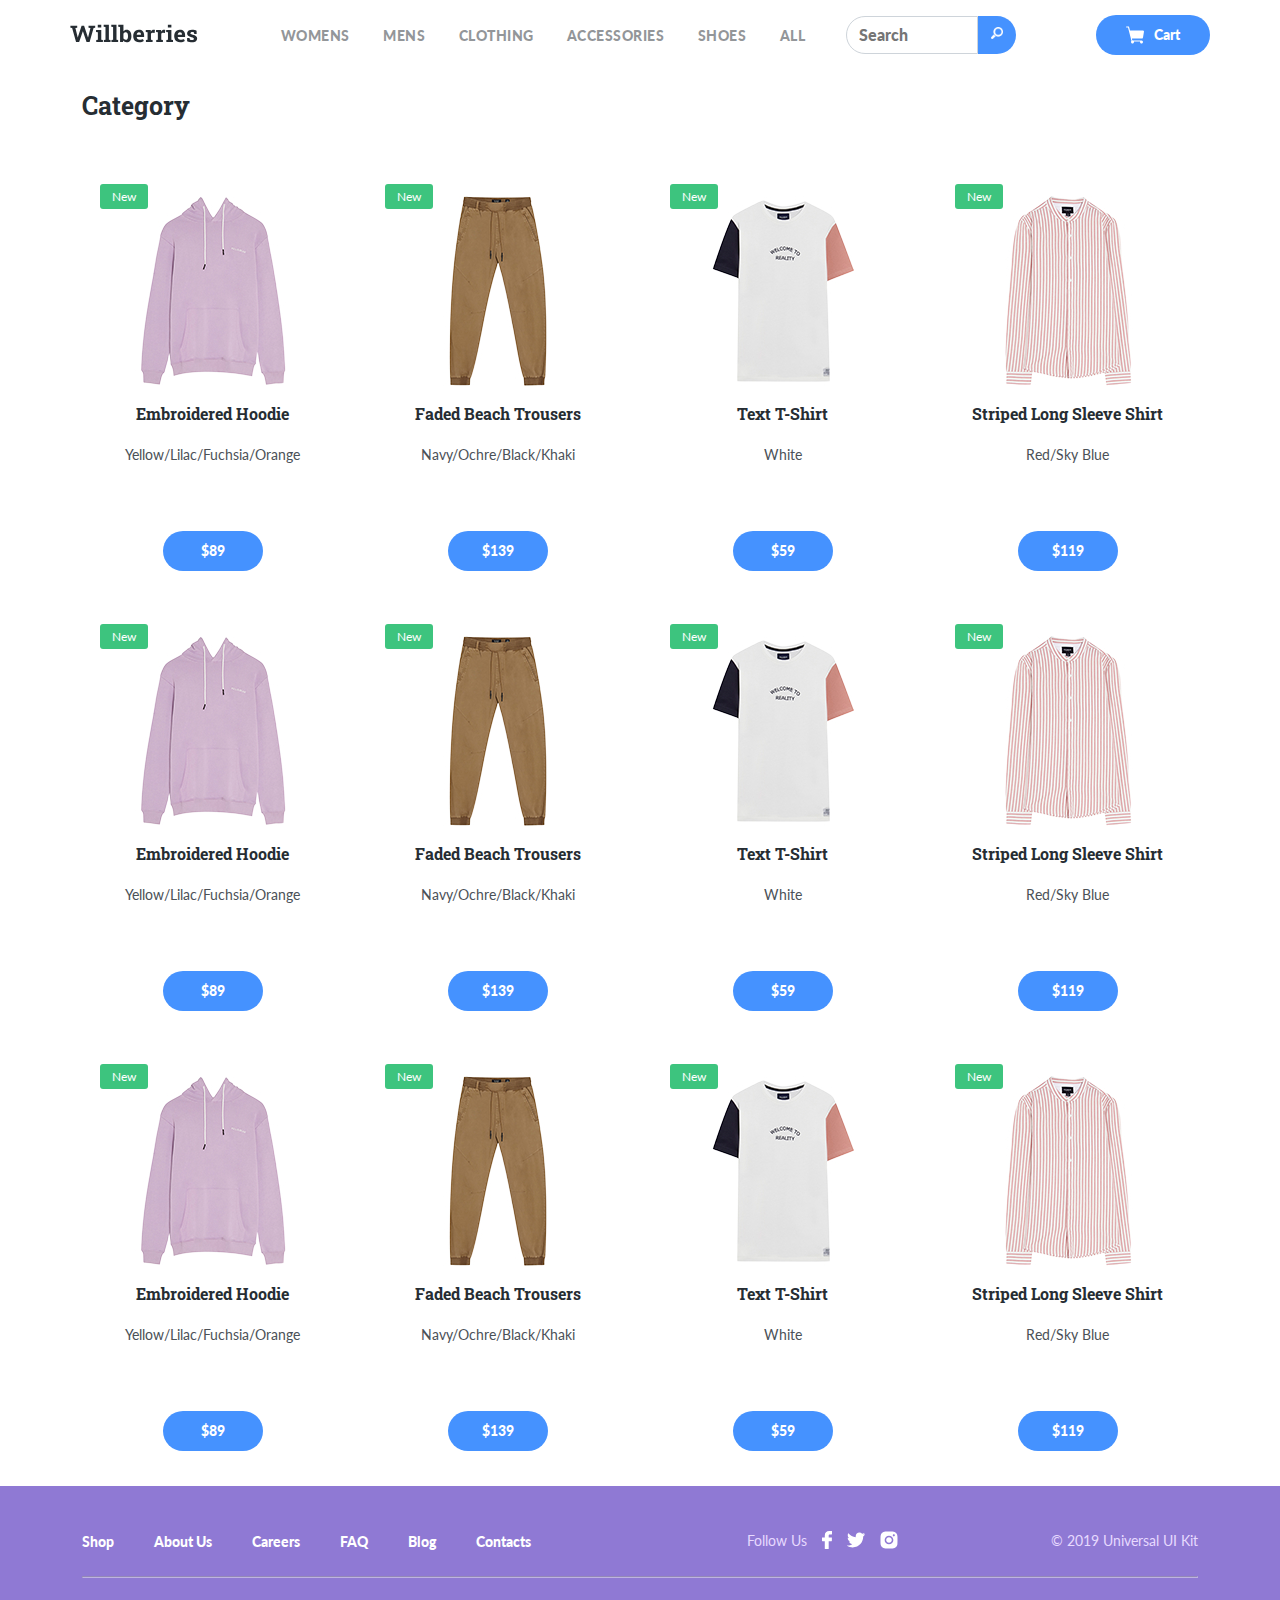
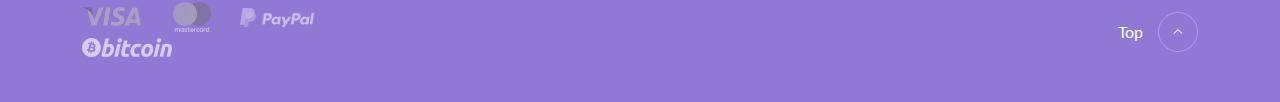
<file: Wildberris/goods.html>
<!DOCTYPE html>
<html lang="en">

<head>
	<meta charset="UTF-8">
	<meta name="viewport" content="width=device-width, initial-scale=1.0">
	<title>Willberries</title>
	<link rel="preconnect" href="https://fonts.gstatic.com">
	<link rel="apple-touch-icon" sizes="180x180" href="favicon/apple-touch-icon.png">
	<link rel="icon" type="image/png" sizes="32x32" href="favicon/favicon-32x32.png">
	<link rel="icon" type="image/png" sizes="16x16" href="favicon/favicon-16x16.png">
	<link rel="mask-icon" href="favicon/safari-pinned-tab.svg" color="#5bbad5">
	<meta name="msapplication-TileColor" content="#da532c">
	<meta name="theme-color" content="#ffffff">
	<link href="https://fonts.googleapis.com/css2?family=Lato:wght@400;900&display=swap" rel="stylesheet">
	<link href="https://fonts.googleapis.com/css2?family=Roboto+Slab:wght@700&display=swap" rel="stylesheet">
	<link rel="stylesheet" href="css/bootstrap-grid.min.css">
	<!-- <link rel="stylesheet" href="css/swiper-bundle.min.css" /> -->
	<link rel="stylesheet" href="css/style.css">
	<script src="./js/cart.js" defer></script>
	<script src="./js/search.js" defer></script>
	<script src="./js/getGoods.js" defer></script>
</head>
<!-- class="show-goods" -->

<body id="body">
	<header class="container header px-4 px-md-0">
		<div class="row justify-content-between align-items-center">
			<div class="col-lg-2 col-6">
				<a href="index.html" class="logo-link">
					<img width="128" src="img/logo.svg" alt="logo: Willberries" class="logo-image">
				</a>
			</div>
			<div class="col-lg-6 d-none d-lg-block">
				<nav>
					<ul class="navigation d-flex justify-content-around">
						<li class="navigation-item">
							<a href="#" class="navigation-link" data-field="gender">Womens</a>
						</li>
						<li class="navigation-item">
							<a href="#" class="navigation-link" data-field="gender">Mens</a>
						</li>
						<li class="navigation-item">
							<a href="#" class="navigation-link" data-field="category">Clothing</a>
						</li>
						<li class="navigation-item">
							<a href="#" class="navigation-link" data-field="category">Accessories</a>
						</li>
						<li class="navigation-item">
							<a href="#" class="navigation-link" data-field="category">Shoes</a>
						</li>
						<li class="navigation-item">
							<a href="#" class="navigation-link">All</a>
						</li>

					</ul>
				</nav>
			</div>
			<div class="col-lg-2 d-none d-lg-block">
				<div class="form-control search-block">
					<input type="text" class="form-control" placeholder="Search" aria-label="Recipient's username"
						aria-describedby="button-addon2">
					<button class="btn btn-outline-secondary" type="button" id="button-addon2">
						<img src="img/search.png" alt="search">
					</button>
				</div>
			</div>
			<div class="col-lg-2 col-6 d-flex justify-content-end">
				<button class="button button-cart">
					<img class="button-icon" src="img/cart.svg" alt="icon: cart">
					<span class="button-text">Cart</span>
					<span class="button-text cart-count"></span>
				</button>
			</div>
		</div>
		<!-- /.row -->
	</header>

	<section class="long-goods d-block">
		<div class="container">
			<div class="row align-items-center mb-4">
				<div class="col-12">
					<h2 class="section-title">Category</h2>
				</div>
				<!-- /.col-12 -->
			</div>
			<div class="row long-goods-list">
				<div class="col-lg-3 col-sm-6">
					<div class="goods-card">
						<span class="label">New</span>
						<!-- /.label --><img src="img/image-119.jpg" alt="image: Hoodie" class="goods-image">
						<h3 class="goods-title">Embroidered Hoodie</h3>
						<!-- /.goods-title -->
						<p class="goods-description">Yellow/Lilac/Fuchsia/Orange</p>
						<!-- /.goods-description -->
						<!-- /.goods-price -->
						<button class="button goods-card-btn add-to-cart" data-id="007">
							<span class="button-price">$89</span>
						</button>
					</div>
					<!-- /.goods-card -->
				</div>
				<!-- /.col-3 -->
				<div class="col-lg-3 col-sm-6">
					<div class="goods-card">
						<span class="label">New</span>
						<!-- /.label --><img src="img/image-120.jpg" alt="image: Faded Beach Trousers"
							class="goods-image">
						<h3 class="goods-title">Faded Beach Trousers</h3>
						<!-- /.goods-title -->
						<p class="goods-description">Navy/Ochre/Black/Khaki</p>
						<!-- /.goods-description -->
						<button class="button goods-card-btn add-to-cart" data-id="007">
							<span class="button-price">$139</span>
						</button>
						<!-- /.goods-price -->
					</div>
					<!-- /.goods-card -->
				</div>
				<!-- /.col-3 -->
				<div class="col-lg-3 col-sm-6">
					<div class="goods-card">
						<span class="label">New</span>
						<!-- /.label --><img src="img/image-121.jpg" alt="image: Text T-Shirt" class="goods-image">
						<h3 class="goods-title">Text T-Shirt</h3>
						<!-- /.goods-title -->
						<p class="goods-description">White</p>
						<!-- /.goods-description -->
						<button class="button goods-card-btn add-to-cart" data-id="007">
							<span class="button-price">$59</span>
						</button>
						<!-- /.goods-price -->
					</div>
					<!-- /.goods-card -->
				</div>
				<!-- /.col-3 -->
				<div class="col-lg-3 col-sm-6">
					<div class="goods-card">
						<span class="label">New</span>
						<!-- /.label --><img src="img/image-122.jpg" alt="image: Striped Long Sleeve Shirt"
							class="goods-image">
						<h3 class="goods-title">Striped Long Sleeve Shirt</h3>
						<!-- /.goods-title -->
						<p class="goods-description">Red/Sky Blue</p>
						<!-- /.goods-description -->
						<button class="button goods-card-btn add-to-cart" data-id="001">
							<span class="button-price">$119</span>
						</button>
						<!-- /.goods-price -->
					</div>
					<!-- /.goods-card -->
				</div>
				<!-- /.col-3 -->
				<div class="col-lg-3 col-sm-6">
					<div class="goods-card">
						<span class="label">New</span>
						<!-- /.label --><img src="img/image-119.jpg" alt="image: Hoodie" class="goods-image">
						<h3 class="goods-title">Embroidered Hoodie</h3>
						<!-- /.goods-title -->
						<p class="goods-description">Yellow/Lilac/Fuchsia/Orange</p>
						<!-- /.goods-description -->
						<!-- /.goods-price -->
						<button class="button goods-card-btn add-to-cart" data-id="007">
							<span class="button-price">$89</span>
						</button>
					</div>
					<!-- /.goods-card -->
				</div>
				<!-- /.col-3 -->
				<div class="col-lg-3 col-sm-6">
					<div class="goods-card">
						<span class="label">New</span>
						<!-- /.label --><img src="img/image-120.jpg" alt="image: Faded Beach Trousers"
							class="goods-image">
						<h3 class="goods-title">Faded Beach Trousers</h3>
						<!-- /.goods-title -->
						<p class="goods-description">Navy/Ochre/Black/Khaki</p>
						<!-- /.goods-description -->
						<button class="button goods-card-btn add-to-cart" data-id="007">
							<span class="button-price">$139</span>
						</button>
						<!-- /.goods-price -->
					</div>
					<!-- /.goods-card -->
				</div>
				<!-- /.col-3 -->
				<div class="col-lg-3 col-sm-6">
					<div class="goods-card">
						<span class="label">New</span>
						<!-- /.label --><img src="img/image-121.jpg" alt="image: Text T-Shirt" class="goods-image">
						<h3 class="goods-title">Text T-Shirt</h3>
						<!-- /.goods-title -->
						<p class="goods-description">White</p>
						<!-- /.goods-description -->
						<button class="button goods-card-btn add-to-cart" data-id="007">
							<span class="button-price">$59</span>
						</button>
						<!-- /.goods-price -->
					</div>
					<!-- /.goods-card -->
				</div>
				<!-- /.col-3 -->
				<div class="col-lg-3 col-sm-6">
					<div class="goods-card">
						<span class="label">New</span>
						<!-- /.label --><img src="img/image-122.jpg" alt="image: Striped Long Sleeve Shirt"
							class="goods-image">
						<h3 class="goods-title">Striped Long Sleeve Shirt</h3>
						<!-- /.goods-title -->
						<p class="goods-description">Red/Sky Blue</p>
						<!-- /.goods-description -->
						<button class="button goods-card-btn add-to-cart" data-id="001">
							<span class="button-price">$119</span>
						</button>
						<!-- /.goods-price -->
					</div>
					<!-- /.goods-card -->
				</div>
				<!-- /.col-3 -->
				<div class="col-lg-3 col-sm-6">
					<div class="goods-card">
						<span class="label">New</span>
						<!-- /.label --><img src="img/image-119.jpg" alt="image: Hoodie" class="goods-image">
						<h3 class="goods-title">Embroidered Hoodie</h3>
						<!-- /.goods-title -->
						<p class="goods-description">Yellow/Lilac/Fuchsia/Orange</p>
						<!-- /.goods-description -->
						<!-- /.goods-price -->
						<button class="button goods-card-btn add-to-cart" data-id="007">
							<span class="button-price">$89</span>
						</button>
					</div>
					<!-- /.goods-card -->
				</div>
				<!-- /.col-3 -->
				<div class="col-lg-3 col-sm-6">
					<div class="goods-card">
						<span class="label">New</span>
						<!-- /.label --><img src="img/image-120.jpg" alt="image: Faded Beach Trousers"
							class="goods-image">
						<h3 class="goods-title">Faded Beach Trousers</h3>
						<!-- /.goods-title -->
						<p class="goods-description">Navy/Ochre/Black/Khaki</p>
						<!-- /.goods-description -->
						<button class="button goods-card-btn add-to-cart" data-id="007">
							<span class="button-price">$139</span>
						</button>
						<!-- /.goods-price -->
					</div>
					<!-- /.goods-card -->
				</div>
				<!-- /.col-3 -->
				<div class="col-lg-3 col-sm-6">
					<div class="goods-card">
						<span class="label">New</span>
						<!-- /.label --><img src="img/image-121.jpg" alt="image: Text T-Shirt" class="goods-image">
						<h3 class="goods-title">Text T-Shirt</h3>
						<!-- /.goods-title -->
						<p class="goods-description">White</p>
						<!-- /.goods-description -->
						<button class="button goods-card-btn add-to-cart" data-id="007">
							<span class="button-price">$59</span>
						</button>
						<!-- /.goods-price -->
					</div>
					<!-- /.goods-card -->
				</div>
				<!-- /.col-3 -->
				<div class="col-lg-3 col-sm-6">
					<div class="goods-card">
						<span class="label">New</span>
						<!-- /.label --><img src="img/image-122.jpg" alt="image: Striped Long Sleeve Shirt"
							class="goods-image">
						<h3 class="goods-title">Striped Long Sleeve Shirt</h3>
						<!-- /.goods-title -->
						<p class="goods-description">Red/Sky Blue</p>
						<!-- /.goods-description -->
						<button class="button goods-card-btn add-to-cart" data-id="001">
							<span class="button-price">$119</span>
						</button>
						<!-- /.goods-price -->
					</div>
					<!-- /.goods-card -->
				</div>
				<!-- /.col-3 -->
			</div>
		</div>

	</section>
	<footer class="footer">
		<div class="container">
			<div class="row">
				<div class="col-xl-7 mb-4 mb-xl-0">
					<nav>
						<ul class="footer-menu d-sm-flex">
							<li class="footer-menu-item"><a href="#" class="footer-menu-link">Shop</a></li>
							<li class="footer-menu-item"><a href="#" class="footer-menu-link">About Us</a></li>
							<li class="footer-menu-item"><a href="#" class="footer-menu-link">Careers</a></li>
							<li class="footer-menu-item"><a href="#" class="footer-menu-link">FAQ </a></li>
							<li class="footer-menu-item"><a href="#" class="footer-menu-link">Blog</a></li>
							<li class="footer-menu-item"><a href="#" class="footer-menu-link">Contacts</a></li>
						</ul>
					</nav>
				</div>
				<!-- /.col-7 -->
				<div class="col-lg-3 d-flex align-items-center">
					<span class="footer-text">Follow Us</span>
					<span class="footer-social d-inline-flex align-items-center">
						<a href="#" class="social-link">
							<img src="img/Facebook.svg" alt="Facebook">
						</a>
						<a href="#" class="social-link">
							<img src="img/Twitter.svg" alt="Twitter">
						</a>
						<a href="#" class="social-link">
							<img src="img/Instagram.svg" alt="Instagram">
						</a>
					</span>
				</div>
				<!-- /.col-3 -->
				<div class="col-xl-2 col-lg-3 d-flex justify-content-lg-end mt-4 mt-lg-0">
					<span class="footer-text">© 2019 Universal UI Kit</span>
				</div>
				<!-- /.col-2 -->
			</div>
			<!-- /.row -->
			<hr class="footer-line mt-4 mb-4">
			<div class="row justify-content-between">
				<div class="col-lg-4 col-sm-9">
					<img class="payment-logo" src="img/visa.png" alt="visa logo">
					<img class="payment-logo" src="img/master-card.png" alt="master card logo">
					<img class="payment-logo" src="img/paypal.png" alt="paypal logo ">
					<img class="payment-logo" src="img/bitcoin.png" alt="bitcoin logo">
				</div>
				<!-- /.col-4 -->
				<div class="col-lg-2 col-sm-1 d-flex justify-content-end">
					<a href="#body" class="scroll-link top-link d-flex align-items-center">
						<span class="top-link-text">Top</span>
						<img src="img/top.svg" alt="icon: arrow top">
					</a>
				</div>
				<!-- /.col-2 -->
			</div>
			<!-- /.row -->
		</div>
		<!-- /.container -->
	</footer>
	<div class="overlay" id="modal-cart">
		<div class="modal">
			<header class="modal-header">
				<h2 class="modal-title">Cart</h2>
				<button class="modal-close">x</button>
			</header>
			<table class="cart-table">
				<colgroup>
					<col class="col-goods">
					<col class="col-price">
					<col class="col-minus">
					<col class="col-qty">
					<col class="col-plus">
					<col class="col-total-price">
					<col class="col-delete">
				</colgroup>
				<thead>
					<tr>
						<th>Good(s)</th>
						<th>Price</th>
						<th colspan="3">Qty.</th>
						<th colspan="2">Total</th>
					</tr>
				</thead>
				<tbody class="cart-table__goods">

				</tbody>
				<tfoot>
					<tr>
						<th colspan="5">Total:</th>
						<th class="card-table__total" colspan="2">10000$</th>
					</tr>

				</tfoot>
			</table>
			<form class="modal-form" action="">
				<input class="modal-input" type="text" placeholder="Имя" name="nameCustomer">
				<input class="modal-input" type="text" placeholder="Телефон" name="phoneCustomer">
				<button class="button cart-buy" type="submit">
					<span class="button-text">Checkout</span>
				</button>
			</form>
		</div>
	</div>
</body>

</html>
</file>
<file: Currency Exchange Rate/style.css>
body {
    background-color: rgba(133, 180, 207, 0.705);
    font-family: 'Gill Sans', 'Gill Sans MT', Calibri, 'Trebuchet MS', sans-serif;
}
.wrapper {
    border: 4px dashed grey;
    border-radius: 8px;
    padding: 20px;
    display: flex;
    flex-direction: column;
}
h1 {
    text-transform: uppercase;
    color: rgb(62, 22, 204);
    letter-spacing: 2px;
    font-size: 40px;
    text-align: center;
    margin-bottom: 80px;
}
.cards {
    display: flex;
    justify-content: space-evenly;
}
.card {
    border: 2px solid grey;
    border-radius: 8px;
    padding: 20px 40px;
    text-align: center;
}
h2 {
    color: rgb(62, 22, 204);
    font-size: 35px;
}
p {
    margin: 0;
    font-size: 28px;
}
.green {
    color: green;
}
.red {
    color: red;
}
</file>
<file: internet store/css/style.css>
* {
    font-family: 'Open Sans', sans-serif;
    font-size: 16px;
}
body {
    padding-top: 30px;
}
input.search {
    max-width: 300px;
    margin-right: 15px;
}
input {
    height: 40px;
    padding: 10px;
    border: none;
    border-radius: 5px;
    box-shadow: 0px 0px 9px -2px rgba(0, 0, 0, 0.2);
}
.price_discount input {
    width: 70px;
}
button.add,
button.good_delete {
    display: flex;
    align-items: center;
    justify-content: center;
    border: none;
    border-radius: 5px;
    box-shadow: 0px 0px 9px -2px rgba(0, 0, 0, 0.2);
    width: 40px;
    height: 40px;
    font-size: 20px;
    cursor: pointer;
}
.container {
    background-color: #f8f9f8;
    box-shadow: 0px 0px 9px -2px rgba(0, 0, 0, 0.2);
    border-radius: 10px;
}
.menu {
    display: flex;
    justify-content: center;
    align-items: center;
    height: 50px;
    margin-top: 15px;
}
.price_title,
.price_title span {
    font-weight: 700;
    text-transform: uppercase;
    font-size: 24px;
}
th {
    cursor: pointer;
    text-align: center;
    padding: 15px;
}
tr {
    height: 30px;
}
td {
    padding: 15px;
    text-align: center;
}
.good,
.price_good {
    display: flex;
    align-items: center;
    height: 60px;
}
</file>
<file: sushi-shop/css/main.css>
body, html {
	background-color: #000000;
	height: 100%;
}

h3, h4 {
	font-family: 'Merriweather', serif;

}

img {
	max-width: 100%;
	height: auto;
	display: block;
}

.header {
	padding-top: 50px;
	padding-bottom: 50px;
}

.logo {
	margin-left: auto;
	margin-right: auto;
}

.site-title {
	font-size: 3.5rem;
    font-weight: 300;
    line-height: 1.2;
	color: #FFFFFF;
}
.lead {
	color: #FFFFFF;
}

@media (max-width: 980px){
	.site-title  {
		font-size:2rem;
	}
}

.product-img {
	width: 265px;
	height: auto;
	margin-left: auto;
	margin-right: auto;
}

.item-title {
    font-size: 1.5rem;
    font-weight: 500;
	font-family: 'Merriweather', serif;
	min-height: 70px;
}

@media (max-width: 980px){
	.item-title  {
		font-size: 1.2rem;
		min-height: auto;
	}
}

.details-wrapper {
	display: flex;
	justify-content: space-between;
	align-items: center;
	flex-wrap: wrap;
	margin-bottom: 25px;
	width: 80%;
	margin-left: auto;
	margin-right: auto;
}

.items {
	font-family: 'Merriweather', serif;
	background: #f2ede7;
	border-radius: 8px;
	width: 120px;
	display: flex;
	font-size: 18px;
	height: 30px;
	overflow: hidden;
}

.items__control {
	width: 40px;
	cursor: pointer;
	transition: 0.2s ease-in;
	text-align: center;
}

.items__control:hover {
    background: #eb5a1e;
    color: #FFF;
}

.items__current {
	width: 40px;
}

/* items--small */
.items.items--small {
	width: 90px;
	font-size: 16px;
	height: 26px;
	text-align: center;
}

.items.items--small .items__control {
	width: 30px;
}

.items.items--small .items__current {
	width: 30px;
}

.price {
	text-align: left;
}

.price__weight {
	color: #6c757d!important;
	font-size: 80%;
	line-height: 1;
}

.price__currency {
	font-size: 1.5rem;
	font-weight: 600;
	line-height: 1;
}

.btn-outline-warning {
    color: #eb5a1e;
    border-color: #eb5a1e;
}

.btn-outline-warning:hover {
    color: #FFF;
    background-color: #eb5a1e;
    border-color: #eb5a1e;
}

.cart-item {

}

.cart-item__top {
	display: flex;
	align-items: flex-start;
	flex-wrap: wrap;
	padding-bottom: 15px;
	border-bottom: 1px solid #dee2e6;
	margin-bottom: 15px;
}

.cart-item__img  {

}

.cart-item__img img {
	max-width: 100px;
	height: auto;
}

.cart-item__desc {
	padding-top: 15px;
	padding-left: 15px;
	max-width: 208px;
}

.cart-item__title {
	font-family: 'Merriweather', serif;
	font-size: 16px;
    line-height: 1.2;
	font-weight: 600;
	margin-bottom: 5px;
}

.cart-item__weight {
    color: #6c757d!important;
    font-size: 80%;
    line-height: 1;
    margin-bottom: 15px;
}

.cart-item__details {
	display: flex;
	justify-content: flex-start;
	align-items: center;
}

.cart-item__details .price__currency {
	font-size: 18px;
	margin-left: 15px;
}

.cart-total {
	font-size: 18px;
	font-weight: 500;
}

.delivery-cost {

}

.free {
	color: #0EA107;
}

.total-price {
	color: #EB5A1E;
}

.rouble {
	color: #EB5A1E;
}

.none {
	display: none;
}
</file>
<file: Tic-tac-toe/style.css>
* {
    box-sizing: border-box;
}
body {
    height: 100vh;
    display: flex;
    justify-content: center;
    align-items: center;
    flex-direction: column;
    background: linear-gradient(rgba(0, 0, 0, 0.4), transparent 1px), linear-gradient(90deg, rgba(0, 0, 0, 0.4), transparent 1px);
    background-size: 30px 30px;
}
.res {
    color: rgb(211, 6, 132);
    font-size: 40px;
    font-weight: bold;
    font-family: 'Open Sans', sans-serif;
    height: 50px;
}
.game {
    width: 360px;
    height: 360px;
    display: flex;
    flex-wrap: wrap;
    margin: 30px 0;
    outline: 3px solid #000;
}
.field {
    width: 120px;
    height: 120px;
    border: 2px solid #000;
    cursor: pointer;
}
.new-game {
    border: none;
    color: #fff;
    background-color: blueviolet;
    padding: 12px 18px;
    font-size: 20px;
    border-radius: 8px;
    cursor: pointer;
}
.active {
    background: rgba(211, 6, 132, 0.4);
}
.circle {
    width: 100%;
    height: 100%;
    stroke-dasharray: 283;
    stroke-dashoffset: 283;
    animation: draw 1s forwards;
}
.cross {
    width: 100%;
    height: 100%;
}
.first {
    stroke-dasharray: 125;
    stroke-dashoffset: 125;
    animation: draw 0.6s forwards;
}
.second {
    stroke-dasharray: 125;
    stroke-dashoffset: 125;
    animation: draw 0.6s 0.6s forwards;
}
@keyframes draw {
    100% {
        stroke-dashoffset: 0;
    }
}
</file>
<file: todoList_JS/style.css>
html, body {
    margin: 40px;
    height: 100%;
    background-color: rgb(166, 175, 216);
    font-family: 'Oswald', sans-serif;
}

h1, h2 {
    margin-bottom: 50px;
    text-align: center;
    color: #ffffff;
    letter-spacing: 3px;
    text-decoration: underline;
}

.flex-wrapper {
    display: flex;
    flex-flow: column;
    justify-content: center;
    align-items: center;
    width: 100%;
}

.add-todo-wrapper {
    display: flex;
    width: 500px;
    min-height: 40px;
    align-items: center;
    background-color: rgb(46, 212, 190);
    border-radius: 5px;
    padding: 10px;
}

.input-wrapper {
    width: 80%;
}

.input-wrapper input {
    width: 100%;
    height: 25px;
}

.button-wrapper {
    width: 20%;
    display: flex;
    justify-content: flex-end;
}

.button-wrapper button {
    width: 80%;
    background-color: rgb(105, 154, 247);
    color: #ffffff;
    outline: none;
    border: none;
    height: 25px;
    cursor: pointer;
}

.todo-item {
    display: flex;
    width: 500px;
    min-height: 50px;
    border: 1px solid white;
    border-radius: 5px;
    margin-bottom: 15px;
    padding: 10px;
    background-color: blue;
}

.todo-item.checked{
    background-color: blue;
    opacity: 0.5;
}

.todo-item.delition {
    animation: opacity 1s ease-in-out;
}

.description {
    width: 80%;
    display: flex;
    align-items: center;
    color: #ffffff;
}

.buttons {
    width: 20%;
    display: flex;
    align-items: center;
    justify-content: flex-end;
}

.buttons input {
    width: 25px;
    height: 25px;
    cursor: pointer;
}

.buttons button {
    outline: none;
    border: none;
    background-color: rgb(223, 69, 99);
    color: #ffffff;
    cursor: pointer;
    height: 25px;
    border-radius: 5px;
    margin-left: 15px;
}

@keyframes opacity {
    from {
        opacity: 1;
    }
    to {
        opacity: 0;
    }
}
</file>
<file: Wildberris/css/style.css>
* {
    box-sizing: border-box;
}

body {
    margin: 0;
    font-family: 'Lato', sans-serif;
}

img {
    max-width: 100%;
    height: auto;
}

.header {
    padding: 15px 0;
}

.navigation {
    list-style: none;
    padding: 0;
    margin: 0;
}

.navigation-link {
    text-decoration: none;
    text-transform: uppercase;
    color: #939699;
    font-family: 'Lato', sans-serif;
    font-style: normal;
    font-weight: 900;
    font-size: 14px;
    line-height: 20px;
    letter-spacing: 0.5px;
}

button {
    cursor: pointer;
}

.button {
    padding: 10px 20px;
    background: #4592FF;
    border-radius: 20px;
    border: none;
    color: #fff;
    font-family: 'Lato',
        sans-serif;
    font-style: normal;
    font-weight: 900;
    font-size: 14px;
    line-height: 20px;
    display: flex;
    align-items: center;
}

.button-icon,
.button-price {
    margin-right: 10px;

}

.button-icon {
    margin-left: 10px;
}

.button-icon:last-child {
    margin-right: 0;

}

.cart-count {
    margin-left: 10px;
}

.show-goods .slider,
.show-goods .special-offers {
    display: none;
}

.long-goods {
    display: none;
}

.show-goods .long-goods {
    display: block;
}

.slide {
    padding-top: 90px;
    padding-bottom: 110px;
    min-height: 568px;
}

.slide-1 {
    background: #B4D1E0 url('../img/slide-image-1.png') no-repeat top right 30%;
}

.slide-2 {
    background: #b9e0b4 url('../img/slide-image-1.png') no-repeat top right 30%;
}

.label {
    background-color: #3DC47E;
    border-radius: 3px;
    padding: 5px 12px;
    color: #fff;
    font-size: 12px;
    line-height: 15px;
}

.slide-title {
    color: #262D33;
    font-size: 55px;
    line-height: 70px;
    font-family: 'Roboto Slab',
        serif;
    margin-top: 20px;
    margin-bottom: 15px;
}

.slide-description {
    font-size: 18px;
    line-height: 30px;
    color: #4B5157;
    max-width: 335px;
    margin-bottom: 40px;
}

.slider {
    position: relative;
}

.slider-nav {
    position: absolute;
    top: 50%;
    width: 100%;
    transform: translateY(-50%);
    z-index: 9;
}

.slider-button {
    background-color: transparent;
    border: none;
    cursor: pointer;
}

.card {
    min-height: 370px;
    border-radius: 10px;
    padding-top: 60px;
    padding-left: 46px;
    padding-right: 46px;
    padding-bottom: 80px;
}

.card-1 {
    background: #E3E2E3 url('../img/card-image-1.jpg') no-repeat top right;
    background-size: cover;
}

.card-2 {
    background: #000 url('../img/card-image-2.jpg') no-repeat top right;
    background-size: cover;
}

.card-3 {
    padding-top: 35px;
    background: #CCD5E6 url('../img/card-image-3.png') no-repeat top right 10%;
    background-size: contain;
}

.card-4 {
    display: flex;
    flex-direction: column;
    align-items: flex-start;
    padding-top: 35px;
    padding-left: 25px;
    background: #FF4F52 url('../img/card-image-4.png') no-repeat top right;
    background-size: contain;
}

.goods-card-btn {
    display: block;
    width: 100px;
    margin: auto auto 0;
}

.goods-card-btn .button-price {
    margin: 0;
}

.card-title {
    color: #262D33;
    font-size: 25px;
    line-height: 30px;
    font-family: 'Roboto Slab',
        serif;
    max-width: 222px;
    margin: 0;
}

.card-title.large {
    max-width: 420px;
    font-size: 40px;
    line-height: 50px;
    margin-top: 30px;
    margin-bottom: 20px;
}

.card-text {
    max-width: 176px;
    color: #4B5157;
    font-size: 14px;
    line-height: 20px;
    margin-bottom: 25px;
}

.card-text.large {
    max-width: 320px;

}

.card-price {
    color: #ffffff;
    font-size: 14px;
    line-height: 20px;
    font-weight: 900;
}

.text-light {
    color: #fff
}

.section-title {
    font-family: 'Roboto Slab',
        serif;
    font-size: 25px;
    line-height: 30px;
    color: #262D33;
}

.more {
    text-decoration: none;
    color: #262D33;
    font-weight: 900;
    font-size: 14px;
    line-height: 20px;
    padding: 10px;
}

.goods-card {
    display: flex;
    flex-direction: column;
    position: relative;
    text-align: center;
    padding: 30px 35px 35px;
    min-height: 440px;
}

.goods-card .label {
    position: absolute;
    left: 18px;
    top: 18px;
}

.goods-title {
    margin-top: 15px;
    margin-bottom: 5px;
    color: #262D33;
    font-size: 16px;
    line-height: 25px;
    font-family: 'Roboto Slab',
        serif;
}

.goods-image {
    object-fit: contain;
    height: 190px;
}

.goods-description {
    color: #4B5157;
    font-size: 14px;
    line-height: 20px;
}

.goods-price {
    color: #262D33;
    margin-top: 30px;
    font-size: 18px;
    line-height: 30px;
    font-weight: 900;
}

.button-four {
    margin-top: auto;
}

.footer-menu {
    list-style-type: none;
    margin: 0;
    padding: 0;
}

.footer {
    background: #8F79D4;
    padding-top: 45px;
    padding-bottom: 40px;
    color: #fff;
}

.footer-menu-item:not(:last-child) {
    margin-right: 40px;
}

.footer-menu-link {
    color: #fff;
    text-decoration: none;
    font-weight: 900;
    font-size: 14px;
    line-height: 20px;
}

.social-link {
    text-decoration: none;
    margin-left: 15px;
}

.footer-text {
    color: #E7D9FF;
    font-size: 14px;
    line-height: 20px;
}

.footer-line {
    opacity: 0.5;
}

.top-link {
    text-decoration: none;
    color: #fff;
}

.top-link-text {
    margin-right: 15px;
}

.payment-logo {
    vertical-align: middle;
    margin-right: 25px;
}

.overlay {
    display: none;
    justify-content: center;
    align-items: center;
    position: fixed;
    top: 0;
    bottom: 0;
    left: 0;
    right: 0;
    z-index: 999;
    background-color: rgba(0, 0, 0, 0.3);
}

.overlay.show {
    display: flex;
}

.modal {
    background-color: #e0e0ff;
    min-width: 600px;
    max-height: 400px;
    padding: 30px;
    overflow: auto;
    position: relative;
}

.modal-header {
    display: flex;
    justify-content: space-between;
}

.modal-title {
    margin-top: 0;
    margin-bottom: 15px;
}

.modal-close {
    position: absolute;
    background-color: transparent;
    right: 15px;
    top: 15px;
    font-size: 24px;
    border: none;
}

.modal-form {
    display: flex;
    justify-content: space-between;
    flex-wrap: wrap;
}

.modal-input {
    margin-right: 30px;
    height: 40px;
    padding: 10px;
    border-radius: 20px;
    border-style: none;
    margin-bottom: 30px;
}

.cart-table {
    border-collapse: collapse;
    min-width: 540px;
    margin-bottom: 15px;
}

.cart-table th,
.cart-table td {
    text-align: left;
    border: 1px solid black
}

.cart-buy {
    background-color: #28a745;
    border-color: #28a745;
    display: block;
    margin-left: auto;
    height: 40px;
}


.mw-160 {
    max-width: 160px;
}


.col-price {
    width: 100px;
}

.col-minus {
    width: 15px;
}

.col-qty {
    width: 15px;
}

.col-plus {
    width: 15px;
}

.col-total-price {
    width: 120px;
}

.col-delete {
    width: 5px;
}

.form-control {
    display: flex;
}

.form-control input {
    display: block;
    width: 100%;
    padding: .375rem .75rem;
    font-size: 1rem;
    font-weight: 400;
    line-height: 1.5;
    color: #939699;
    font-family: 'Lato', sans-serif;
    font-style: normal;
    font-weight: 900;
    background-color: #fff;
    background-clip: padding-box;
    border: 1px solid #ced4da;
    -webkit-appearance: none;
    -moz-appearance: none;
    appearance: none;
    border-radius: 20px;
    transition: border-color .15s ease-in-out, box-shadow .15s ease-in-out;
    border-top-right-radius: 0;
    border-bottom-right-radius: 0;
}

.form-control input:hover,
.form-control input:focus,
.form-control input:active {
    border: 1px solid #ced4da;
    outline: none;
}

.form-control button {
    display: inline-block;
    font-weight: 400;
    line-height: 1.5;
    color: white;
    text-align: center;
    text-decoration: none;
    vertical-align: middle;
    cursor: pointer;
    -webkit-user-select: none;
    -moz-user-select: none;
    user-select: none;
    background: #4592FF;
    border: 1px solid transparent;
    padding: .375rem .75rem;
    font-family: 'Lato', sans-serif;
    font-style: normal;
    font-weight: 900;
    border-radius: 20px;
    transition: color .15s ease-in-out, background-color .15s ease-in-out, border-color .15s ease-in-out, box-shadow .15s ease-in-out;
    border-top-left-radius: 0;
    border-bottom-left-radius: 0;
}


@media (max-width: 1200px) {
    .slide-1 {
        background-size: cover;
    }

    .card-3 {
        background-size: cover;
    }
}

@media (max-width: 992px) {
    .slider-nav {
        display: none;
    }

    .modal {
        min-width: 400px;
        max-height: 300px;
        padding: 20px;
    }

}

@media (max-width: 576px) {
    .slide-title {
        font-size: 36px;
        line-height: 1.4;
        margin-bottom: 0;
    }

    .card {
        background-position: left top;
    }

    .card-4 {
        background-position: right top;
    }

    .card {
        padding: 30px;
        min-height: 300px;
    }

    .modal {
        min-width: 300px;
        max-height: 400px;
        padding: 20px;
    }

}
</file>
